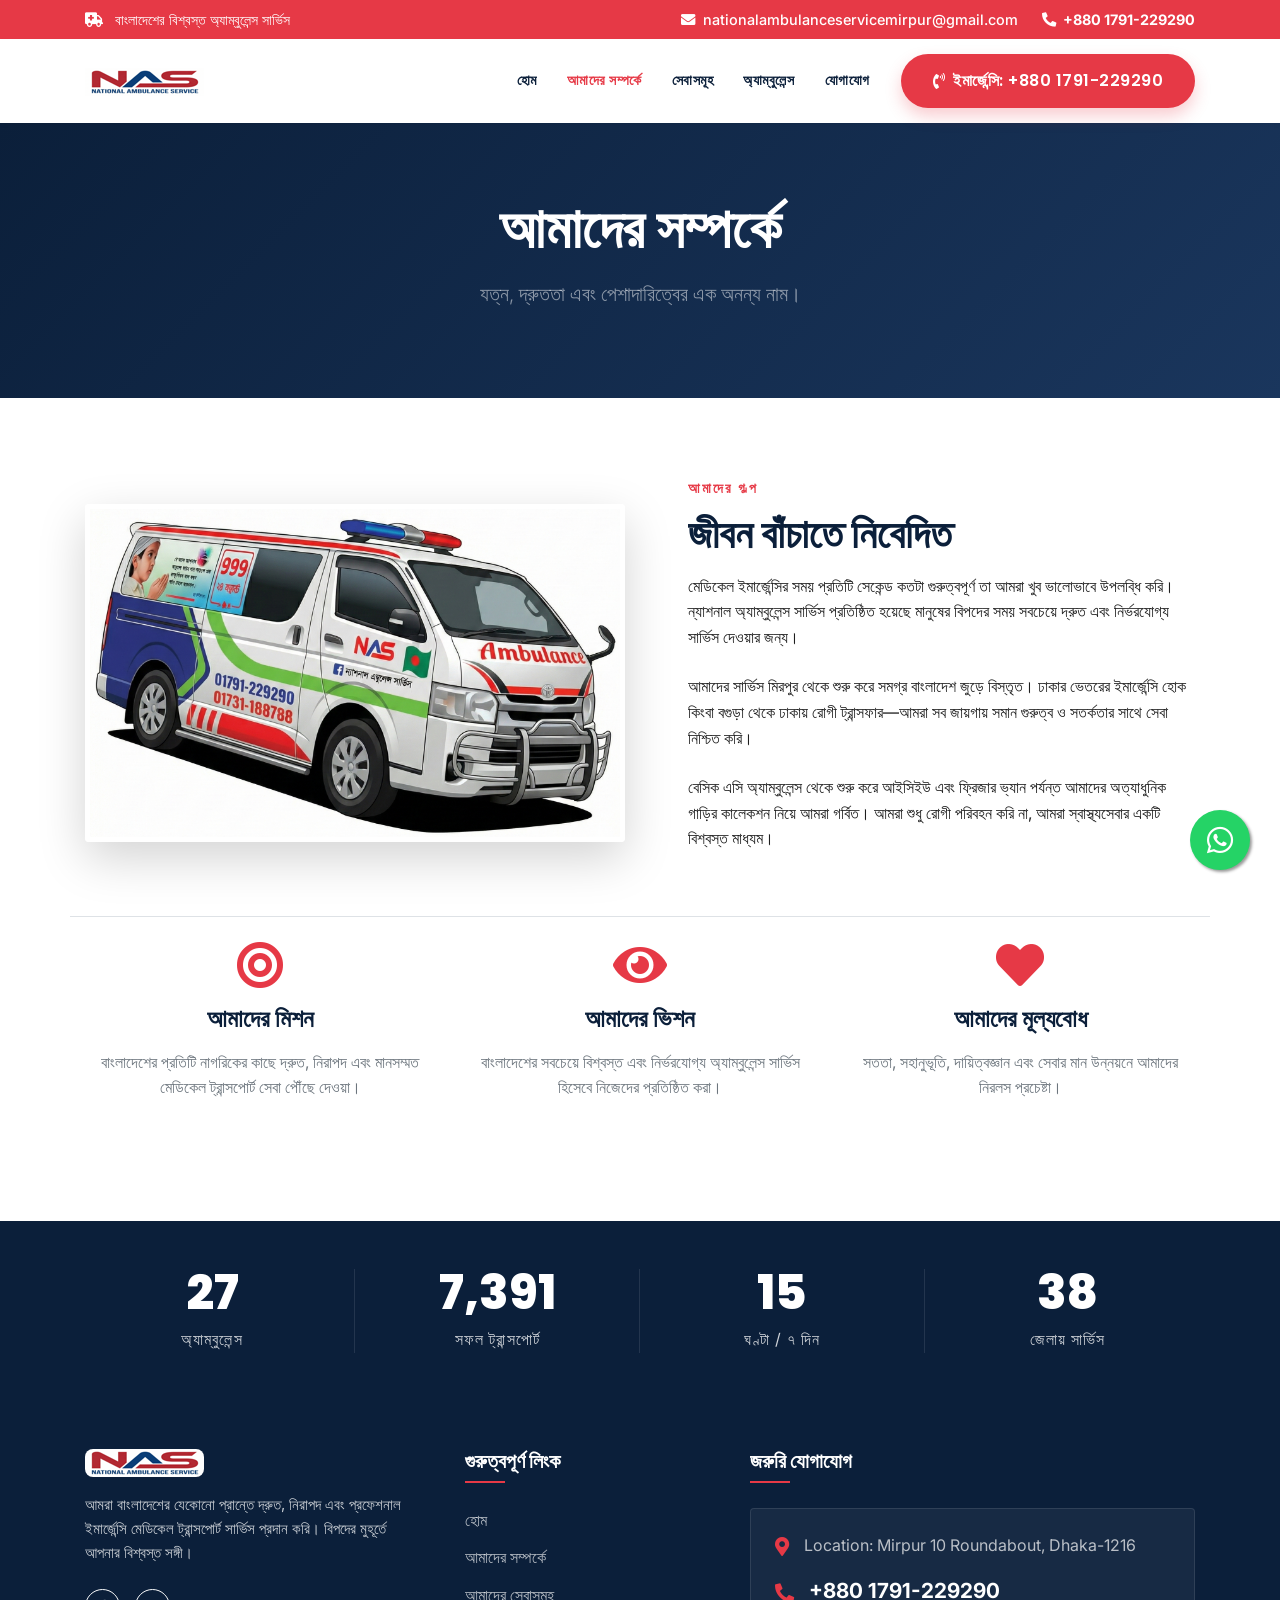
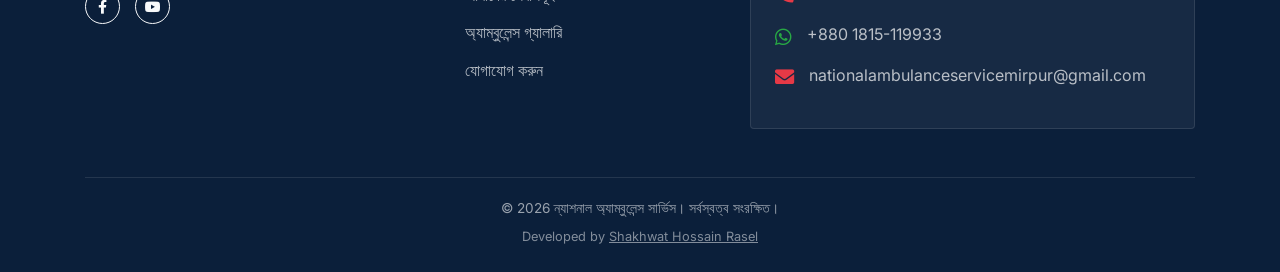
<file: about.html>
<!doctype html>
<html lang="en">
<head>
    <!-- Required meta tags -->
    <meta charset="utf-8">
    <meta name="viewport" content="width=device-width, initial-scale=1, shrink-to-fit=no">
    
    <!-- SEO Meta Tags -->
    <title>About Us | National Ambulance Service</title>
    <meta name="description" content="Learn about National Ambulance Service, our mission to provide fast, reliable, and premium 24/7 medical transport in Dhaka, Bangladesh.">
    <meta name="keywords" content="about ambulance service, emergency ambulance dhaka, ICU ambulance service, 24/7 ambulance service">
    
    <link rel="icon" href="img/favicon_28x28.png">
    
    <!-- CSS Dependencies -->
    <link rel="stylesheet" href="css/bootstrap.min.css">
    <link rel="stylesheet" href="css/animate.css">
    <link rel="stylesheet" href="css/owl.carousel.min.css">
    <!-- FontAwesome from CDN -->
    <link rel="stylesheet" href="https://cdnjs.cloudflare.com/ajax/libs/font-awesome/5.15.4/css/all.min.css">
    <!-- AOS CSS -->
    <link href="https://unpkg.com/aos@2.3.1/dist/aos.css" rel="stylesheet">
    
    <!-- Premium Agency Custom CSS -->
    <link rel="stylesheet" href="css/premium.css">
    
    <!-- OpenGraph & SEO Tags -->
    <meta property="og:title" content="About Us | National Ambulance Service">
    <meta property="og:description" content="বাংলাদেশের বিশ্বস্ত অ্যাম্বুলেন্স সার্ভিস। ঢাকা সহ সারাদেশে যেকোনো ইমার্জেন্সিতে কল করুন: +880 1791-229290">
    <meta property="og:image" content="img/nas_banner.png">
    <meta property="og:type" content="website">
    
    <!-- JSON-LD LocalBusiness -->
    <script type="application/ld+json">
    {
      "@context": "https://schema.org",
      "@type": "LocalBusiness",
      "name": "National Ambulance Service",
      "image": "/img/nas_logo.png",
      "telephone": "+8801791229290",
      "email": "nationalambulanceservicemirpur@gmail.com",
      "address": {
        "@type": "PostalAddress",
        "streetAddress": "Mirpur 10 Roundabout",
        "addressLocality": "Dhaka",
        "postalCode": "1216",
        "addressCountry": "BD"
      },
      "priceRange": "Affordable",
      "openingHours": "Mo,Tu,We,Th,Fr,Sa,Su 00:00-23:59"
    }
    </script>
</head>

<body>
    <!-- 1. Emergency Top Bar -->
    <div class="top-bar d-none d-md-block">
        <div class="container">
            <div class="row align-items-center">
                <div class="col-md-6">
                    <i class="fas fa-ambulance mr-2"></i> বাংলাদেশের বিশ্বস্ত অ্যাম্বুলেন্স সার্ভিস
                </div>
                <div class="col-md-6 text-right">
                    <a href="mailto:nationalambulanceservicemirpur@gmail.com"><i class="fas fa-envelope mr-1"></i> nationalambulanceservicemirpur@gmail.com</a>
                    <a href="tel:+8801791229290"><strong><i class="fas fa-phone-alt mr-1"></i> +880 1791-229290</strong></a>
                </div>
            </div>
        </div>
    </div>

    <!-- 2. Main Header -->
    <header class="main_header">
        <div class="container">
            <nav class="navbar navbar-expand-lg navbar-light p-0">
                <a class="navbar-brand" href="index.html">
                    <img src="img/nas_logo.png" alt="National Ambulance Service Logo">
                </a>
                <button class="navbar-toggler" type="button" data-toggle="collapse" data-target="#navbarSupportedContent" aria-expanded="false" aria-label="Toggle navigation">
                    <span class="navbar-toggler-icon"></span>
                </button>

                <div class="collapse navbar-collapse justify-content-end" id="navbarSupportedContent">
                    <ul class="navbar-nav align-items-center">
                        <li class="nav-item"><a class="nav-link" href="index.html">হোম</a></li>
                        <li class="nav-item active"><a class="nav-link" href="about.html">আমাদের সম্পর্কে</a></li>
                        <li class="nav-item"><a class="nav-link" href="index.html#services">সেবাসমূহ</a></li>
                        <li class="nav-item"><a class="nav-link" href="index.html#fleet">অ্যাম্বুলেন্স</a></li>
                        <li class="nav-item"><a class="nav-link" href="contact.html">যোগাযোগ</a></li>
                        <li class="nav-item ml-lg-3 mt-3 mt-lg-0">
                            <a class="btn-premium btn-accent" href="tel:+8801791229290"><i class="fas fa-phone-volume"></i> ইমার্জেন্সি: +880 1791-229290</a>
                        </li>
                    </ul>
                </div>
            </nav>
        </div>
    </header>

    <!-- 3. Page Title / Breadcrumb -->
    <section class="bg-primary text-white text-center py-5" style="background: linear-gradient(135deg, var(--color-primary) 0%, #1a365d 100%);">
        <div class="container py-4">
            <h1 class="text-white display-4 font-weight-bold" data-aos="fade-up">আমাদের সম্পর্কে</h1>
            <p class="lead text-white-50" data-aos="fade-up" data-aos-delay="100">যত্ন, দ্রুততা এবং পেশাদারিত্বের এক অনন্য নাম।</p>
        </div>
    </section>

    <!-- 4. Deep About Section -->
    <section class="section-padding bg-white">
        <div class="container">
            <div class="row align-items-center mb-5">
                <div class="col-lg-6 mb-4 mb-lg-0" data-aos="fade-right">
                    <img src="img/blog1.png" alt="About National Ambulance Service" class="img-fluid rounded shadow-lg" style="border-radius: 12px; border: 5px solid #fff;">
                </div>
                <div class="col-lg-6 pl-lg-5" data-aos="fade-left">
                    <span class="section-subtitle">আমাদের গল্প</span>
                    <h2 class="section-title">জীবন বাঁচাতে নিবেদিত</h2>
                    <p class="mb-4">মেডিকেল ইমার্জেন্সির সময় প্রতিটি সেকেন্ড কতটা গুরুত্বপূর্ণ তা আমরা খুব ভালোভাবে উপলব্ধি করি। ন্যাশনাল অ্যাম্বুলেন্স সার্ভিস প্রতিষ্ঠিত হয়েছে মানুষের বিপদের সময় সবচেয়ে দ্রুত এবং নির্ভরযোগ্য সার্ভিস দেওয়ার জন্য।</p>
                    <p class="mb-4">আমাদের সার্ভিস মিরপুর থেকে শুরু করে সমগ্র বাংলাদেশ জুড়ে বিস্তৃত। ঢাকার ভেতরের ইমার্জেন্সি হোক কিংবা বগুড়া থেকে ঢাকায় রোগী ট্রান্সফার—আমরা সব জায়গায় সমান গুরুত্ব ও সতর্কতার সাথে সেবা নিশ্চিত করি।</p>
                    <p>বেসিক এসি অ্যাম্বুলেন্স থেকে শুরু করে আইসিইউ এবং ফ্রিজার ভ্যান পর্যন্ত আমাদের অত্যাধুনিক গাড়ির কালেকশন নিয়ে আমরা গর্বিত। আমরা শুধু রোগী পরিবহন করি না, আমরা স্বাস্থ্যসেবার একটি বিশ্বস্ত মাধ্যম।</p>
                </div>
            </div>
            
            <div class="row mt-5 pt-4 border-top">
                <div class="col-md-4 text-center mb-4" data-aos="fade-up" data-aos-delay="100">
                    <i class="fas fa-bullseye text-accent mb-3" style="font-size: 3rem;"></i>
                    <h4 class="font-weight-bold">আমাদের মিশন</h4>
                    <p class="text-muted">বাংলাদেশের প্রতিটি নাগরিকের কাছে দ্রুত, নিরাপদ এবং মানসম্মত মেডিকেল ট্রান্সপোর্ট সেবা পৌঁছে দেওয়া।</p>
                </div>
                <div class="col-md-4 text-center mb-4" data-aos="fade-up" data-aos-delay="200">
                    <i class="fas fa-eye text-accent mb-3" style="font-size: 3rem;"></i>
                    <h4 class="font-weight-bold">আমাদের ভিশন</h4>
                    <p class="text-muted">বাংলাদেশের সবচেয়ে বিশ্বস্ত এবং নির্ভরযোগ্য অ্যাম্বুলেন্স সার্ভিস হিসেবে নিজেদের প্রতিষ্ঠিত করা।</p>
                </div>
                <div class="col-md-4 text-center mb-4" data-aos="fade-up" data-aos-delay="300">
                    <i class="fas fa-heart text-accent mb-3" style="font-size: 3rem;"></i>
                    <h4 class="font-weight-bold">আমাদের মূল্যবোধ</h4>
                    <p class="text-muted">সততা, সহানুভূতি, দায়িত্বজ্ঞান এবং সেবার মান উন্নয়নে আমাদের নিরলস প্রচেষ্টা।</p>
                </div>
            </div>
        </div>
    </section>

    <!-- 5. Quick Stats Strip -->
    <section class="stats-section pb-5 pt-5">
        <div class="container">
            <div class="row">
                <div class="col-6 col-md-3 stat-item">
                    <div class="stat-number">45</div>
                    <div class="stat-label">অ্যাম্বুলেন্স</div>
                </div>
                <div class="col-6 col-md-3 stat-item">
                    <div class="stat-number">12500</div>
                    <div class="stat-label">সফল ট্রান্সপোর্ট</div>
                </div>
                <div class="col-6 col-md-3 stat-item">
                    <div class="stat-number">24</div>
                    <div class="stat-label">ঘণ্টা / ৭ দিন</div>
                </div>
                <div class="col-6 col-md-3 stat-item">
                    <div class="stat-number">64</div>
                    <div class="stat-label">জেলায় সার্ভিস</div>
                </div>
            </div>
        </div>
    </section>

    <!-- 6. Footer -->
    <footer class="premium-footer pt-5 pb-4">
        <div class="container">
            <div class="row">
                <div class="col-lg-4 col-md-6 mb-5 text-center text-md-left">
                    <img src="img/nas_logo.png" alt="Logo" class="mb-3" style="max-height: 60px; border-radius: 8px;">
                    <p class="mb-4 pr-lg-4 text-light" style="opacity: 0.8; font-size: 0.95rem;">আমরা বাংলাদেশের যেকোনো প্রান্তে দ্রুত, নিরাপদ এবং প্রফেশনাল ইমার্জেন্সি মেডিকেল ট্রান্সপোর্ট সার্ভিস প্রদান করি। বিপদের মুহূর্তে আপনার বিশ্বস্ত সঙ্গী।</p>
                    <div class="d-flex justify-content-center justify-content-md-start" style="gap: 15px;">
                        <a href="https://www.facebook.com/profile.php?id=100094407620462" class="btn btn-sm btn-outline-light rounded-circle" style="width: 35px; height: 35px; padding: 6px;"><i class="fab fa-facebook-f"></i></a>
                        <a href="https://www.youtube.com/@%E0%A6%8F%E0%A7%8D%E0%A6%AF%E0%A6%BE%E0%A6%AE%E0%A7%8D%E0%A6%AC%E0%A7%81%E0%A6%B2%E0%A7%87%E0%A6%A8%E0%A7%8D%E0%A6%B8-%E0%A6%B8%E0%A6%BE%E0%A6%B0%E0%A7%8D%E0%A6%AD%E0%A6%BF%E0%A6%B8-%E0%A6%A2%E0%A6%BE%E0%A6%95%E0%A6%BE" class="btn btn-sm btn-outline-light rounded-circle" style="width: 35px; height: 35px; padding: 6px;"><i class="fab fa-youtube"></i></a>
                    </div>
                </div>
                
                <div class="col-lg-3 col-md-6 mb-5 footer-widget text-center text-md-left" data-aos="fade-up" data-aos-delay="100">
                    <h4>গুরুত্বপূর্ণ লিংক</h4>
                    <ul class="footer-links" style="display: inline-block; text-align: left;">
                        <li><a href="index.html">হোম</a></li>
                        <li><a href="about.html">আমাদের সম্পর্কে</a></li>
                        <li><a href="index.html#services">আমাদের সেবাসমূহ</a></li>
                        <li><a href="index.html#fleet">অ্যাম্বুলেন্স গ্যালারি</a></li>
                        <li><a href="contact.html">যোগাযোগ করুন</a></li>
                    </ul>
                </div>
                
                <div class="col-lg-5 col-md-12 mb-4 footer-widget" data-aos="fade-up" data-aos-delay="200">
                    <h4 class="text-center text-lg-left">জরুরি যোগাযোগ</h4>
                    <div class="p-3 p-md-4 rounded border" style="background: rgba(255,255,255,0.05); border-color: rgba(255,255,255,0.1) !important;">
                        <ul class="list-unstyled footer-contact m-0">
                            <li>
                                <i class="fas fa-map-marker-alt mt-1 text-accent"></i> 
                                <span>Location: Mirpur 10 Roundabout, Dhaka-1216</span>
                            </li>
                            <li class="align-items-center mt-3">
                                <i class="fas fa-phone-alt text-accent"></i> 
                                <span style="font-size: 1.3rem; font-weight: bold; color: var(--color-white);">+880 1791-229290</span>
                            </li>
                            <li class="align-items-center mt-2">
                                <i class="fab fa-whatsapp text-success"></i> 
                                <span>+880 1815-119933</span>
                            </li>
                            <li class="mt-2">
                                <i class="fas fa-envelope mt-1 text-accent"></i> 
                                <span>nationalambulanceservicemirpur@gmail.com</span>
                            </li>
                        </ul>
                    </div>
                </div>
            </div>
            
            <div class="footer-bottom text-center mt-4 border-top" style="border-color: rgba(255,255,255,0.1) !important; padding-top: 20px;">
                <p class="m-0 text-light" style="opacity: 0.6; font-size: 0.85rem;">&copy; <script>document.write(new Date().getFullYear());</script> ন্যাশনাল অ্যাম্বুলেন্স সার্ভিস। সর্বস্বত্ব সংরক্ষিত।</p>
                <p class="m-0 mt-2 text-light" style="opacity: 0.5; font-size: 0.8rem;">Developed by <a href="https://shakhwatrasel.vercel.app" target="_blank" class="text-light" style="text-decoration: underline;">Shakhwat Hossain Rasel</a></p>
            </div>
        </div>
    </footer>

    <!-- 7. Floating Action Buttons -->
    <a href="https://wa.me/8801815119933?text=I%20need%20an%20ambulance%20urgently" class="floating-whatsapp" target="_blank" title="Chat on WhatsApp">
        <i class="fab fa-whatsapp"></i>
    </a>

    <!-- 8. Mobile Bottom Emergency Bar -->
    <div class="mobile-bottom-bar d-md-none">
        <div class="row">
            <div class="col-6">
                <a href="tel:+8801791229290" class="btn btn-accent"><i class="fas fa-phone-alt mr-1"></i> Call Now</a>
            </div>
            <div class="col-6">
                <a href="https://wa.me/8801815119933?text=I%20need%20an%20ambulance" class="btn btn-whatsapp"><i class="fab fa-whatsapp mr-1"></i> WhatsApp</a>
            </div>
        </div>
    </div>

    <!-- Scripts -->
    <script src="js/jquery-1.12.1.min.js"></script>
    <script src="js/popper.min.js"></script>
    <script src="js/bootstrap.min.js"></script>
    <!-- AOS Library -->
    <script src="https://unpkg.com/aos@2.3.1/dist/aos.js"></script>
    <!-- Custom Premium JS -->
    <script src="js/premium.js"></script>
</body>
</html>
</file>
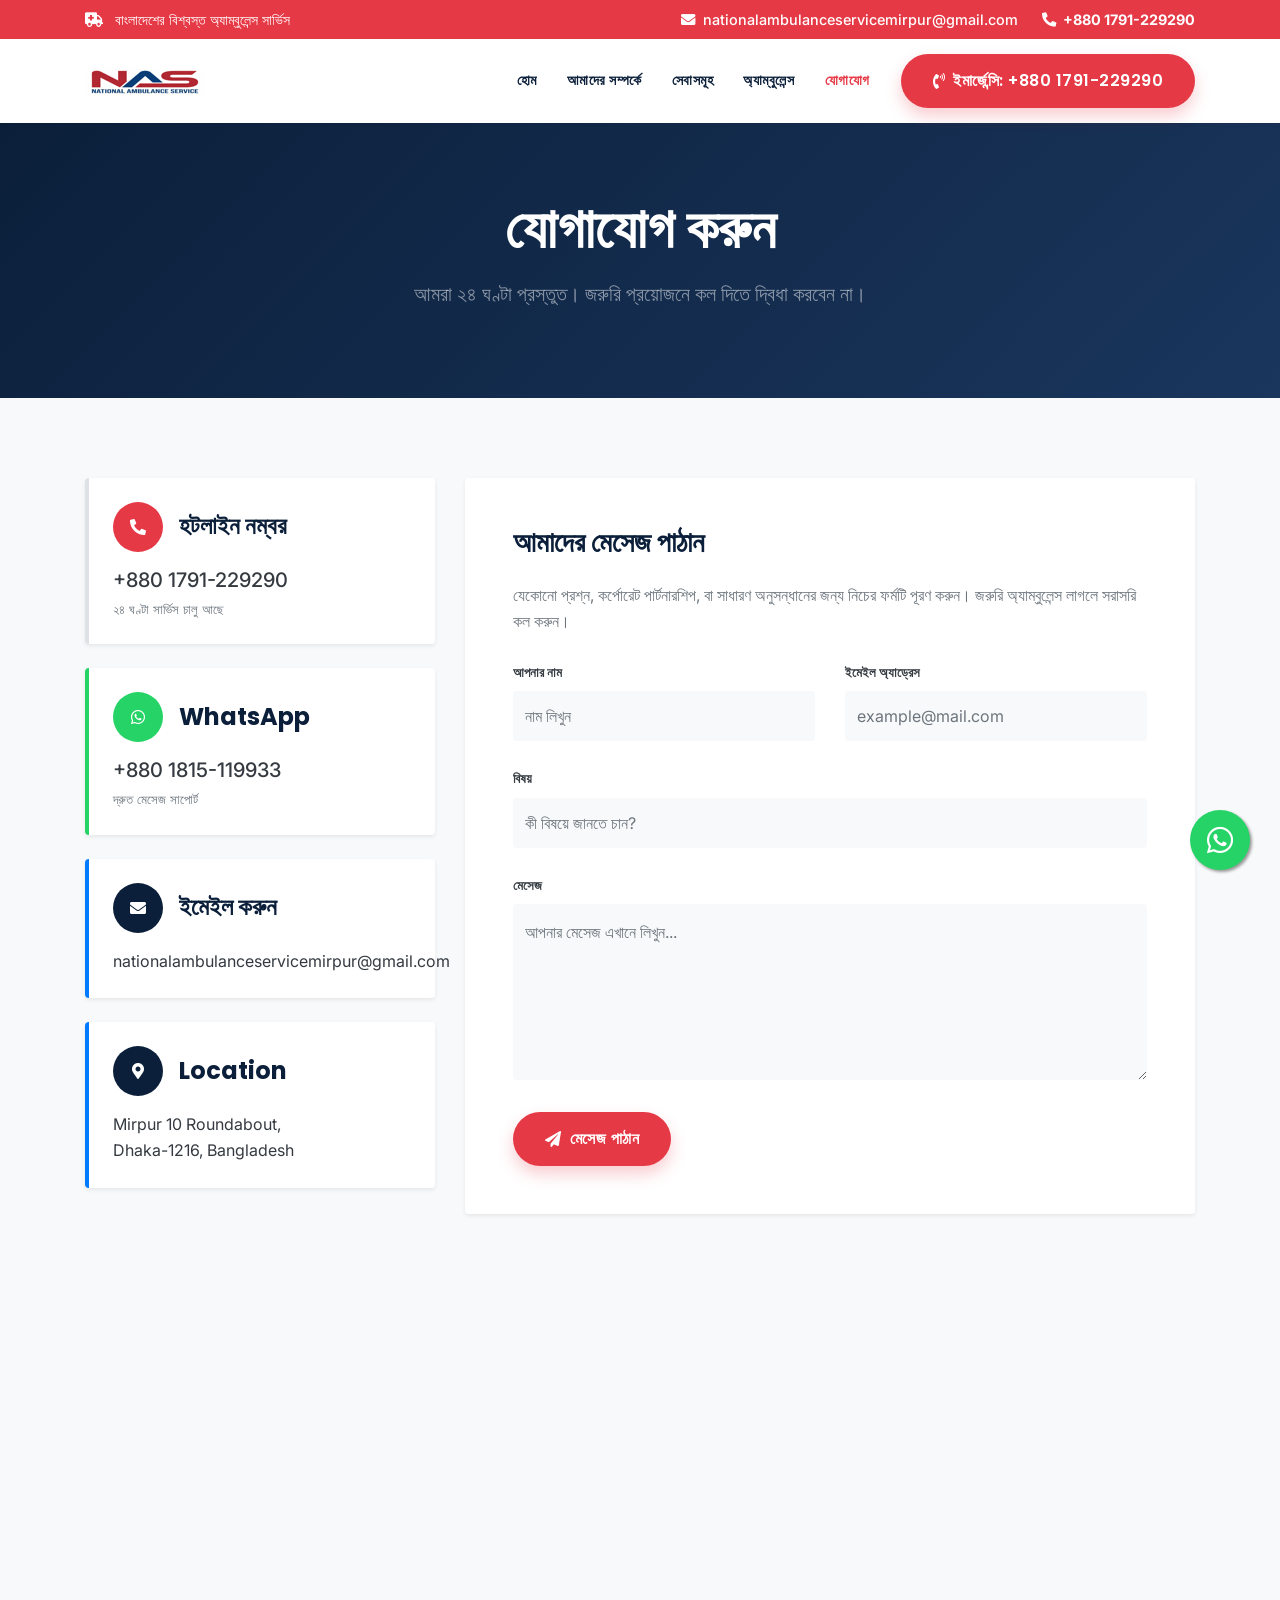
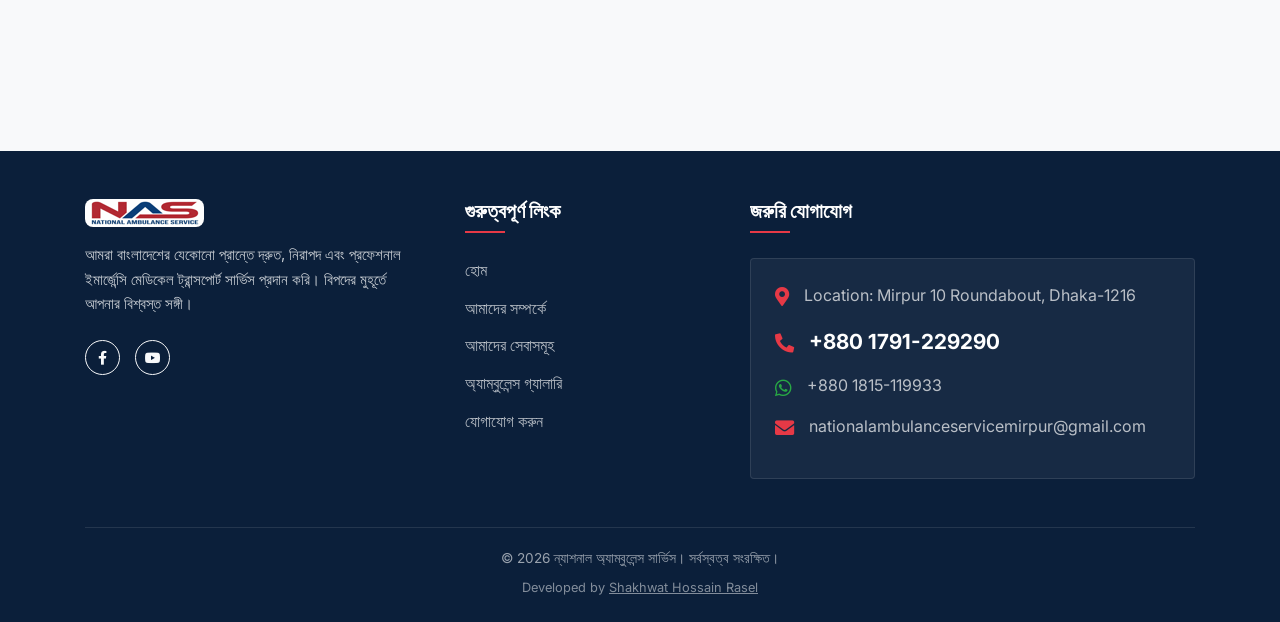
<file: contact.html>
<!doctype html>
<html lang="en">
<head>
    <!-- Required meta tags -->
    <meta charset="utf-8">
    <meta name="viewport" content="width=device-width, initial-scale=1, shrink-to-fit=no">
    
    <!-- SEO Meta Tags -->
    <title>Contact Us | National Ambulance Service</title>
    <meta name="description" content="Contact National Ambulance Service in Dhaka. Fast 24/7 emergency response. Call +8801791229290 or message us on WhatsApp for immediate support.">
    <meta name="keywords" content="contact ambulance dhaka, ambulance phone number, emergency hotline dhaka">
    
    <link rel="icon" href="img/favicon_28x28.png">
    
    <!-- CSS Dependencies -->
    <link rel="stylesheet" href="css/bootstrap.min.css">
    <link rel="stylesheet" href="css/animate.css">
    <!-- FontAwesome from CDN -->
    <link rel="stylesheet" href="https://cdnjs.cloudflare.com/ajax/libs/font-awesome/5.15.4/css/all.min.css">
    <!-- AOS CSS -->
    <link href="https://unpkg.com/aos@2.3.1/dist/aos.css" rel="stylesheet">
    
    <!-- Premium Agency Custom CSS -->
    <link rel="stylesheet" href="css/premium.css">
    
    <!-- OpenGraph & SEO Tags -->
    <meta property="og:title" content="Contact | National Ambulance Service">
    <meta property="og:description" content="বাংলাদেশের বিশ্বস্ত অ্যাম্বুলেন্স সার্ভিস। ঢাকা সহ সারাদেশে যেকোনো ইমার্জেন্সিতে কল করুন: +880 1791-229290">
    <meta property="og:image" content="img/nas_banner.png">
    <meta property="og:type" content="website">
    
    <!-- JSON-LD LocalBusiness -->
    <script type="application/ld+json">
    {
      "@context": "https://schema.org",
      "@type": "LocalBusiness",
      "name": "National Ambulance Service",
      "image": "/img/nas_logo.png",
      "telephone": "+8801791229290",
      "email": "nationalambulanceservicemirpur@gmail.com",
      "address": {
        "@type": "PostalAddress",
        "streetAddress": "Mirpur 10 Roundabout",
        "addressLocality": "Dhaka",
        "postalCode": "1216",
        "addressCountry": "BD"
      },
      "priceRange": "Affordable",
      "openingHours": "Mo,Tu,We,Th,Fr,Sa,Su 00:00-23:59"
    }
    </script>
</head>

<body>
    <!-- 1. Emergency Top Bar -->
    <div class="top-bar d-none d-md-block">
        <div class="container">
            <div class="row align-items-center">
                <div class="col-md-6">
                    <i class="fas fa-ambulance mr-2"></i> বাংলাদেশের বিশ্বস্ত অ্যাম্বুলেন্স সার্ভিস
                </div>
                <div class="col-md-6 text-right">
                    <a href="mailto:nationalambulanceservicemirpur@gmail.com"><i class="fas fa-envelope mr-1"></i> nationalambulanceservicemirpur@gmail.com</a>
                    <a href="tel:+8801791229290"><strong><i class="fas fa-phone-alt mr-1"></i> +880 1791-229290</strong></a>
                </div>
            </div>
        </div>
    </div>

    <!-- 2. Main Header -->
    <header class="main_header">
        <div class="container">
            <nav class="navbar navbar-expand-lg navbar-light p-0">
                <a class="navbar-brand" href="index.html">
                    <img src="img/nas_logo.png" alt="National Ambulance Service Logo">
                </a>
                <button class="navbar-toggler" type="button" data-toggle="collapse" data-target="#navbarSupportedContent" aria-expanded="false" aria-label="Toggle navigation">
                    <span class="navbar-toggler-icon"></span>
                </button>

                <div class="collapse navbar-collapse justify-content-end" id="navbarSupportedContent">
                    <ul class="navbar-nav align-items-center">
                        <li class="nav-item"><a class="nav-link" href="index.html">হোম</a></li>
                        <li class="nav-item"><a class="nav-link" href="about.html">আমাদের সম্পর্কে</a></li>
                        <li class="nav-item"><a class="nav-link" href="index.html#services">সেবাসমূহ</a></li>
                        <li class="nav-item"><a class="nav-link" href="index.html#fleet">অ্যাম্বুলেন্স</a></li>
                        <li class="nav-item active"><a class="nav-link" href="contact.html">যোগাযোগ</a></li>
                        <li class="nav-item ml-lg-3 mt-3 mt-lg-0">
                            <a class="btn-premium btn-accent" href="tel:+8801791229290"><i class="fas fa-phone-volume"></i> ইমার্জেন্সি: +880 1791-229290</a>
                        </li>
                    </ul>
                </div>
            </nav>
        </div>
    </header>

    <!-- 3. Page Title / Breadcrumb -->
    <section class="bg-primary text-white text-center py-5" style="background: linear-gradient(135deg, var(--color-primary) 0%, #1a365d 100%);">
        <div class="container py-4">
            <h1 class="text-white display-4 font-weight-bold" data-aos="fade-up">যোগাযোগ করুন</h1>
            <p class="lead text-white-50" data-aos="fade-up" data-aos-delay="100">আমরা ২৪ ঘণ্টা প্রস্তুত। জরুরি প্রয়োজনে কল দিতে দ্বিধা করবেন না।</p>
        </div>
    </section>

    <!-- 4. Contact Section -->
    <section class="section-padding bg-light">
        <div class="container">
            <div class="row">
                <!-- Contact Info Cards -->
                <div class="col-lg-4 mb-5 mb-lg-0">
                    <div class="bg-white p-4 rounded shadow-sm mb-4 border-left border-accent" style="border-left-width: 4px !important;" data-aos="fade-up">
                        <div class="d-flex align-items-center mb-3">
                            <div class="bg-accent rounded-circle d-flex align-items-center justify-content-center text-white mr-3" style="width: 50px; height: 50px;">
                                <i class="fas fa-phone-alt"></i>
                            </div>
                            <h4 class="mb-0 font-weight-bold">হটলাইন নম্বর</h4>
                        </div>
                        <a href="tel:+8801791229290" class="d-block text-dark h5 mb-0">+880 1791-229290</a>
                        <p class="text-muted small mt-2 mb-0">২৪ ঘণ্টা সার্ভিস চালু আছে</p>
                    </div>
                    
                    <div class="bg-white p-4 rounded shadow-sm mb-4 border-left" style="border-left-width: 4px !important; border-color: #25D366 !important;" data-aos="fade-up" data-aos-delay="100">
                        <div class="d-flex align-items-center mb-3">
                            <div class="rounded-circle d-flex align-items-center justify-content-center text-white mr-3" style="width: 50px; height: 50px; background-color: #25D366;">
                                <i class="fab fa-whatsapp"></i>
                            </div>
                            <h4 class="mb-0 font-weight-bold">WhatsApp</h4>
                        </div>
                        <a href="https://wa.me/8801815119933" class="d-block text-dark h5 mb-0">+880 1815-119933</a>
                        <p class="text-muted small mt-2 mb-0">দ্রুত মেসেজ সাপোর্ট</p>
                    </div>

                    <div class="bg-white p-4 rounded shadow-sm mb-4 border-left border-primary" style="border-left-width: 4px !important;" data-aos="fade-up" data-aos-delay="200">
                        <div class="d-flex align-items-center mb-3">
                            <div class="bg-primary rounded-circle d-flex align-items-center justify-content-center text-white mr-3" style="width: 50px; height: 50px;">
                                <i class="fas fa-envelope"></i>
                            </div>
                            <h4 class="mb-0 font-weight-bold">ইমেইল করুন</h4>
                        </div>
                        <a href="mailto:nationalambulanceservicemirpur@gmail.com" class="d-block text-dark">nationalambulanceservicemirpur@gmail.com</a>
                    </div>
                    
                    <div class="bg-white p-4 rounded shadow-sm border-left border-primary" style="border-left-width: 4px !important;" data-aos="fade-up" data-aos-delay="300">
                        <div class="d-flex align-items-center mb-3">
                            <div class="bg-primary rounded-circle d-flex align-items-center justify-content-center text-white mr-3" style="width: 50px; height: 50px;">
                                <i class="fas fa-map-marker-alt"></i>
                            </div>
                            <h4 class="mb-0 font-weight-bold">Location</h4>
                        </div>
                        <p class="text-dark mb-0">Mirpur 10 Roundabout,<br>Dhaka-1216, Bangladesh</p>
                    </div>
                </div>
                
                <!-- Contact Form -->
                <div class="col-lg-8" data-aos="fade-left">
                    <div class="bg-white p-5 rounded shadow-sm h-100">
                        <h3 class="font-weight-bold mb-4">আমাদের মেসেজ পাঠান</h3>
                        <p class="text-muted mb-4">যেকোনো প্রশ্ন, কর্পোরেট পার্টনারশিপ, বা সাধারণ অনুসন্ধানের জন্য নিচের ফর্মটি পূরণ করুন। জরুরি অ্যাম্বুলেন্স লাগলে সরাসরি কল করুন।</p>
                        
                        <form class="form-contact" action="contact_process.php" method="post" id="contactForm">
                            <div class="row">
                                <div class="col-md-6 form-group mb-4">
                                    <label class="font-weight-bold text-dark text-uppercase small">আপনার নাম</label>
                                    <input class="form-control bg-light border-0" name="name" id="name" type="text" placeholder="নাম লিখুন" required style="height: 50px;">
                                </div>
                                <div class="col-md-6 form-group mb-4">
                                    <label class="font-weight-bold text-dark text-uppercase small">ইমেইল অ্যাড্রেস</label>
                                    <input class="form-control bg-light border-0" name="email" id="email" type="email" placeholder="example@mail.com" required style="height: 50px;">
                                </div>
                                <div class="col-12 form-group mb-4">
                                    <label class="font-weight-bold text-dark text-uppercase small">বিষয়</label>
                                    <input class="form-control bg-light border-0" name="subject" id="subject" type="text" placeholder="কী বিষয়ে জানতে চান?" required style="height: 50px;">
                                </div>
                                <div class="col-12 form-group mb-4">
                                    <label class="font-weight-bold text-dark text-uppercase small">মেসেজ</label>
                                    <textarea class="form-control bg-light border-0 py-3" name="message" id="message" cols="30" rows="6" placeholder="আপনার মেসেজ এখানে লিখুন..." required></textarea>
                                </div>
                                <div class="col-12 mt-2">
                                    <button type="submit" class="btn-premium btn-accent">
                                        <i class="fas fa-paper-plane"></i> মেসেজ পাঠান
                                    </button>
                                </div>
                            </div>
                        </form>
                    </div>
                </div>
            </div>
        </div>
    </section>

    <!-- 5. Map Section -->
    <section class="p-0">
        <!-- Embedded Google Map for Mirpur 10 Roundabout -->
        <iframe src="https://www.google.com/maps/embed?pb=!1m18!1m12!1m3!1d14599.645062973163!2d90.36622432924194!3d23.80582531649666!2m3!1f0!2f0!3f0!3m2!1i1024!2i768!4f13.1!3m3!1m2!1s0x3755c0d6f6b8c2ff%3A0x3b138861ee9c8c30!2sMirpur%2010%20Roundabout!5e0!3m2!1sen!2sbd!4v1714561234567!5m2!1sen!2sbd" width="100%" height="450" style="border:0;" allowfullscreen="" loading="lazy" referrerpolicy="no-referrer-when-downgrade"></iframe>
    </section>

    <!-- 6. Footer -->
    <footer class="premium-footer pt-5 pb-4 mt-0">
        <div class="container">
            <div class="row">
                <div class="col-lg-4 col-md-6 mb-5 text-center text-md-left">
                    <img src="img/nas_logo.png" alt="Logo" class="mb-3" style="max-height: 60px; border-radius: 8px;">
                    <p class="mb-4 pr-lg-4 text-light" style="opacity: 0.8; font-size: 0.95rem;">আমরা বাংলাদেশের যেকোনো প্রান্তে দ্রুত, নিরাপদ এবং প্রফেশনাল ইমার্জেন্সি মেডিকেল ট্রান্সপোর্ট সার্ভিস প্রদান করি। বিপদের মুহূর্তে আপনার বিশ্বস্ত সঙ্গী।</p>
                    <div class="d-flex justify-content-center justify-content-md-start" style="gap: 15px;">
                        <a href="https://www.facebook.com/profile.php?id=100094407620462" class="btn btn-sm btn-outline-light rounded-circle" style="width: 35px; height: 35px; padding: 6px;"><i class="fab fa-facebook-f"></i></a>
                        <a href="https://www.youtube.com/@%E0%A6%8F%E0%A7%8D%E0%A6%AF%E0%A6%BE%E0%A6%AE%E0%A7%8D%E0%A6%AC%E0%A7%81%E0%A6%B2%E0%A7%87%E0%A6%A8%E0%A7%8D%E0%A6%B8-%E0%A6%B8%E0%A6%BE%E0%A6%B0%E0%A7%8D%E0%A6%AD%E0%A6%BF%E0%A6%B8-%E0%A6%A2%E0%A6%BE%E0%A6%95%E0%A6%BE" class="btn btn-sm btn-outline-light rounded-circle" style="width: 35px; height: 35px; padding: 6px;"><i class="fab fa-youtube"></i></a>
                    </div>
                </div>
                
                <div class="col-lg-3 col-md-6 mb-5 footer-widget text-center text-md-left" data-aos="fade-up" data-aos-delay="100">
                    <h4>গুরুত্বপূর্ণ লিংক</h4>
                    <ul class="footer-links" style="display: inline-block; text-align: left;">
                        <li><a href="index.html">হোম</a></li>
                        <li><a href="about.html">আমাদের সম্পর্কে</a></li>
                        <li><a href="index.html#services">আমাদের সেবাসমূহ</a></li>
                        <li><a href="index.html#fleet">অ্যাম্বুলেন্স গ্যালারি</a></li>
                        <li><a href="contact.html">যোগাযোগ করুন</a></li>
                    </ul>
                </div>
                
                <div class="col-lg-5 col-md-12 mb-4 footer-widget" data-aos="fade-up" data-aos-delay="200">
                    <h4 class="text-center text-lg-left">জরুরি যোগাযোগ</h4>
                    <div class="p-3 p-md-4 rounded border" style="background: rgba(255,255,255,0.05); border-color: rgba(255,255,255,0.1) !important;">
                        <ul class="list-unstyled footer-contact m-0">
                            <li>
                                <i class="fas fa-map-marker-alt mt-1 text-accent"></i> 
                                <span>Location: Mirpur 10 Roundabout, Dhaka-1216</span>
                            </li>
                            <li class="align-items-center mt-3">
                                <i class="fas fa-phone-alt text-accent"></i> 
                                <span style="font-size: 1.3rem; font-weight: bold; color: var(--color-white);">+880 1791-229290</span>
                            </li>
                            <li class="align-items-center mt-2">
                                <i class="fab fa-whatsapp text-success"></i> 
                                <span>+880 1815-119933</span>
                            </li>
                            <li class="mt-2">
                                <i class="fas fa-envelope mt-1 text-accent"></i> 
                                <span>nationalambulanceservicemirpur@gmail.com</span>
                            </li>
                        </ul>
                    </div>
                </div>
            </div>
            
            <div class="footer-bottom text-center mt-4 border-top" style="border-color: rgba(255,255,255,0.1) !important; padding-top: 20px;">
                <p class="m-0 text-light" style="opacity: 0.6; font-size: 0.85rem;">&copy; <script>document.write(new Date().getFullYear());</script> ন্যাশনাল অ্যাম্বুলেন্স সার্ভিস। সর্বস্বত্ব সংরক্ষিত।</p>
                <p class="m-0 mt-2 text-light" style="opacity: 0.5; font-size: 0.8rem;">Developed by <a href="https://shakhwatrasel.vercel.app" target="_blank" class="text-light" style="text-decoration: underline;">Shakhwat Hossain Rasel</a></p>
            </div>
        </div>
    </footer>

    <!-- 7. Floating Action Buttons -->
    <a href="https://wa.me/8801815119933?text=I%20need%20an%20ambulance%20urgently" class="floating-whatsapp" target="_blank" title="Chat on WhatsApp">
        <i class="fab fa-whatsapp"></i>
    </a>

    <!-- 8. Mobile Bottom Emergency Bar -->
    <div class="mobile-bottom-bar d-md-none">
        <div class="row">
            <div class="col-6">
                <a href="tel:+8801791229290" class="btn btn-accent"><i class="fas fa-phone-alt mr-1"></i> Call Now</a>
            </div>
            <div class="col-6">
                <a href="https://wa.me/8801815119933?text=I%20need%20an%20ambulance" class="btn btn-whatsapp"><i class="fab fa-whatsapp mr-1"></i> WhatsApp</a>
            </div>
        </div>
    </div>

    <!-- Scripts -->
    <script src="js/jquery-1.12.1.min.js"></script>
    <script src="js/popper.min.js"></script>
    <script src="js/bootstrap.min.js"></script>
    <!-- AOS Library -->
    <script src="https://unpkg.com/aos@2.3.1/dist/aos.js"></script>
    <!-- Custom Premium JS -->
    <script src="js/premium.js"></script>
</body>
</html>
</file>
<file: css/premium.css>
/* ==========================================================================
   Premium Ambulance Service CSS
   ========================================================================== */

@import url('https://fonts.googleapis.com/css2?family=Inter:wght@300;400;500;600;700&family=Poppins:wght@400;500;600;700;800&display=swap');

:root {
  /* Colors */
  --color-primary: #0B1F3A; /* Deep Navy - Trust */
  --color-accent: #E63946; /* Red - Urgency/Emergency */
  --color-success: #2A9D8F; /* Green - Care/Success */
  --color-light: #F8F9FA; 
  --color-white: #FFFFFF;
  --color-dark: #1D1D1D;
  --color-text-muted: #6C757D;
  --color-border: #E9ECEF;
  
  /* Typography */
  --font-body: 'Inter', sans-serif;
  --font-heading: 'Poppins', sans-serif;
  
  /* Shadows */
  --shadow-sm: 0 2px 4px rgba(0,0,0,0.05);
  --shadow-md: 0 4px 12px rgba(0,0,0,0.08);
  --shadow-lg: 0 12px 24px rgba(0,0,0,0.12);
  --shadow-red: 0 8px 16px rgba(230, 57, 70, 0.25);
  
  /* Transitions */
  --transition-fast: 0.2s ease;
  --transition-normal: 0.3s ease;
  
  /* Spacing */
  --section-padding: 80px 0;
}

body {
  font-family: var(--font-body);
  color: var(--color-dark);
  line-height: 1.6;
  background-color: var(--color-light);
  overflow-x: hidden;
}

h1, h2, h3, h4, h5, h6 {
  font-family: var(--font-heading);
  font-weight: 700;
  color: var(--color-primary);
  margin-bottom: 1rem;
}

a {
  color: var(--color-accent);
  transition: var(--transition-fast);
}

a:hover {
  text-decoration: none;
  color: var(--color-primary);
}

/* ==========================================================================
   Utilities
   ========================================================================== */
.section-padding { padding: var(--section-padding); }
.bg-light { background-color: var(--color-light) !important; }
.bg-white { background-color: var(--color-white) !important; }
.bg-primary { background-color: var(--color-primary) !important; }
.bg-accent { background-color: var(--color-accent) !important; }

.text-primary { color: var(--color-primary) !important; }
.text-accent { color: var(--color-accent) !important; }

.section-title {
  font-size: 2.5rem;
  font-weight: 800;
  margin-bottom: 1rem;
  color: var(--color-primary);
}

.section-subtitle {
  color: var(--color-accent);
  font-weight: 600;
  text-transform: uppercase;
  letter-spacing: 2px;
  font-size: 0.85rem;
  display: block;
  margin-bottom: 10px;
}

/* ==========================================================================
   Buttons
   ========================================================================== */
.btn-premium {
  display: inline-flex;
  align-items: center;
  justify-content: center;
  padding: 14px 32px;
  font-family: var(--font-heading);
  font-weight: 600;
  border-radius: 50px;
  text-transform: uppercase;
  letter-spacing: 0.5px;
  transition: var(--transition-normal);
  border: none;
  cursor: pointer;
  position: relative;
  overflow: hidden;
}

.btn-premium i {
  margin-right: 8px;
}

.btn-accent {
  background-color: var(--color-accent);
  color: var(--color-white);
  box-shadow: var(--shadow-red);
}

.btn-accent:hover {
  background-color: #d62828; /* Darker red */
  color: var(--color-white);
  transform: translateY(-2px);
  box-shadow: 0 12px 20px rgba(230, 57, 70, 0.3);
}

.btn-primary-dark {
  background-color: var(--color-primary);
  color: var(--color-white);
}

.btn-primary-dark:hover {
  background-color: #081628;
  color: var(--color-white);
  transform: translateY(-2px);
  box-shadow: var(--shadow-md);
}

.btn-whatsapp {
  background-color: #25D366;
  color: var(--color-white);
}

.btn-whatsapp:hover {
  background-color: #128C7E;
  color: var(--color-white);
  transform: translateY(-2px);
  box-shadow: 0 12px 20px rgba(37, 211, 102, 0.3);
}

.btn-outline-primary {
  background-color: transparent;
  color: var(--color-primary);
  border: 2px solid var(--color-primary);
}

.btn-outline-primary:hover {
  background-color: var(--color-primary);
  color: var(--color-white);
}

/* ==========================================================================
   Header & Top Bar
   ========================================================================== */
.top-bar {
  background-color: var(--color-accent);
  color: var(--color-white);
  padding: 8px 0;
  font-size: 0.9rem;
  font-weight: 500;
}

.top-bar a {
  color: var(--color-white);
  margin-left: 20px;
}

.main_header {
  background: var(--color-white);
  box-shadow: var(--shadow-sm);
  position: sticky;
  top: 0;
  z-index: 1000;
  transition: var(--transition-normal);
  padding: 15px 0;
}

.main_header.scrolled {
  box-shadow: var(--shadow-md);
  padding: 8px 0;
}

.navbar-brand img {
  max-height: 60px;
  transition: var(--transition-normal);
}

.nav-link {
  font-family: var(--font-heading);
  font-weight: 600;
  color: var(--color-primary) !important;
  text-transform: uppercase;
  font-size: 0.9rem;
  letter-spacing: 0.5px;
  padding: 10px 15px !important;
  transition: var(--transition-fast);
}

.nav-link:hover, .nav-item.active .nav-link {
  color: var(--color-accent) !important;
}

/* ==========================================================================
   Hero Section
   ========================================================================== */
.hero-section {
  background-color: var(--color-light);
  padding: 120px 0 100px;
  position: relative;
  overflow: hidden;
}

.hero-content h1 {
  font-size: 3.5rem;
  font-weight: 800;
  line-height: 1.2;
  margin-bottom: 20px;
  color: var(--color-primary);
}

.hero-content p {
  font-size: 1.15rem;
  color: var(--color-text-muted);
  margin-bottom: 40px;
  max-width: 600px;
}

.trust-badges {
  display: flex;
  gap: 20px;
  margin-top: 40px;
}

.trust-badge {
  display: flex;
  align-items: center;
  background: var(--color-white);
  padding: 8px 16px;
  border-radius: 30px;
  box-shadow: var(--shadow-sm);
  font-size: 0.85rem;
  font-weight: 600;
  color: var(--color-primary);
}

.trust-badge i {
  color: var(--color-accent);
  margin-right: 8px;
  font-size: 1.1rem;
}

.hero-image {
  position: relative;
  border-radius: 20px;
  box-shadow: var(--shadow-lg);
  overflow: hidden;
}
.hero-image img { width: 100%; border-radius: 20px;}

/* ==========================================================================
   Stats Strip
   ========================================================================== */
.stats-section {
  background-color: var(--color-primary);
  padding: 60px 0;
  color: var(--color-white);
}

.stat-item {
  text-align: center;
  border-right: 1px solid rgba(255,255,255,0.1);
}
.stat-item:last-child { border-right: none; }

.stat-number {
  font-family: var(--font-heading);
  font-size: 3rem;
  font-weight: 800;
  line-height: 1;
  margin-bottom: 10px;
  color: var(--color-white);
}

.stat-label {
  font-size: 1rem;
  text-transform: uppercase;
  letter-spacing: 1px;
  opacity: 0.8;
}

@media (max-width: 768px) {
  .stat-number {
    font-size: 2.2rem;
  }
  .stat-label {
    font-size: 0.85rem;
    letter-spacing: 0.5px;
  }
  .stat-item {
    margin-bottom: 20px;
  }
  .stat-item:nth-child(2) {
    border-right: none;
  }
}

/* ==========================================================================
   Services
   ========================================================================== */
.service-card {
  background: var(--color-white);
  border-radius: 12px;
  padding: 40px 30px;
  text-align: center;
  box-shadow: var(--shadow-sm);
  transition: var(--transition-normal);
  height: 100%;
  border: 1px solid var(--color-border);
  position: relative;
  overflow: hidden;
}

.service-card::before {
  content: '';
  position: absolute;
  top: 0;
  left: 0;
  width: 100%;
  height: 4px;
  background: var(--color-accent);
  transform: scaleX(0);
  transition: var(--transition-normal);
  transform-origin: left;
}

.service-card:hover {
  transform: translateY(-10px);
  box-shadow: var(--shadow-md);
}

.service-card:hover::before {
  transform: scaleX(1);
}

.service-icon {
  width: 70px;
  height: 70px;
  background: rgba(230, 57, 70, 0.1);
  color: var(--color-accent);
  border-radius: 50%;
  display: flex;
  align-items: center;
  justify-content: center;
  font-size: 2rem;
  margin: 0 auto 20px;
  transition: var(--transition-normal);
}

.service-card:hover .service-icon {
  background: var(--color-accent);
  color: var(--color-white);
}

.service-card h3 {
  font-size: 1.25rem;
  margin-bottom: 15px;
}

.service-card p {
  color: var(--color-text-muted);
  font-size: 0.95rem;
  margin-bottom: 20px;
}

/* ==========================================================================
   Booking Form
   ========================================================================== */
.booking-section {
  background: url('../img/reservation_bg.png') center/cover;
  position: relative;
  border-radius: 20px;
  margin: -80px 15px 80px;
  box-shadow: var(--shadow-lg);
  overflow: hidden;
}

.booking-section::before {
  content: '';
  position: absolute;
  top: 0; left: 0; right: 0; bottom: 0;
  background: rgba(11, 31, 58, 0.9); /* Dark overlay */
}

.booking-wrapper {
  position: relative;
  z-index: 10;
  padding: 60px;
}

.booking-form .form-control {
  height: 55px;
  border-radius: 8px;
  border: 1px solid rgba(255,255,255,0.2);
  background: rgba(255,255,255,0.05);
  color: var(--color-white);
  padding-left: 20px;
}

.booking-form .form-control:focus {
  background: rgba(255,255,255,0.1);
  box-shadow: none;
  border-color: var(--color-accent);
}

.booking-form .form-control::placeholder {
  color: rgba(255,255,255,0.6);
}

.booking-form textarea.form-control {
  height: auto;
  padding-top: 15px;
}

/* ==========================================================================
   Fleet
   ========================================================================== */
.fleet-card {
  border-radius: 12px;
  overflow: hidden;
  box-shadow: var(--shadow-sm);
  background: var(--color-white);
  transition: var(--transition-normal);
  margin-bottom: 30px;
}
.fleet-card:hover {
  box-shadow: var(--shadow-md);
  transform: translateY(-5px);
}
.fleet-img {
  height: 250px;
  background-color: #eaeaea; /* placeholder if no image */
  display: flex;
  align-items: center;
  justify-content: center;
  position: relative;
}
.fleet-img i {
  font-size: 5rem;
  color: var(--color-text-muted);
  opacity: 0.3;
}
.fleet-content {
  padding: 30px;
}
.fleet-features {
  list-style: none;
  padding: 0;
  margin: 0 0 20px;
}
.fleet-features li {
  margin-bottom: 10px;
  color: var(--color-text-muted);
}
.fleet-features i {
  color: var(--color-success);
  margin-right: 10px;
}

/* ==========================================================================
   Footer
   ========================================================================== */
.premium-footer {
  background-color: var(--color-primary);
  color: rgba(255,255,255,0.7);
  padding: 80px 0 20px;
}

.footer-widget h4 {
  color: var(--color-white);
  font-size: 1.25rem;
  margin-bottom: 25px;
  position: relative;
  padding-bottom: 10px;
}

.footer-widget h4::after {
  content: '';
  position: absolute;
  left: 0;
  bottom: 0;
  width: 40px;
  height: 2px;
  background: var(--color-accent);
}

.footer-links {
  list-style: none;
  padding: 0;
  margin: 0;
}

.footer-links li {
  margin-bottom: 12px;
}

.footer-links a {
  color: rgba(255,255,255,0.7);
}

.footer-links a:hover {
  color: var(--color-accent);
  padding-left: 5px;
}

.footer-contact li {
  display: flex;
  margin-bottom: 15px;
}

.footer-contact i {
  color: var(--color-accent);
  font-size: 1.2rem;
  margin-right: 15px;
  margin-top: 3px;
}

.footer-contact span {
  word-break: break-word;
  overflow-wrap: anywhere;
}

.footer-bottom {
  border-top: 1px solid rgba(255,255,255,0.1);
  margin-top: 60px;
  padding-top: 20px;
  font-size: 0.9rem;
}

/* ==========================================================================
   Floating Action Buttons
   ========================================================================== */
.floating-whatsapp {
  position: fixed;
  bottom: 30px;
  right: 30px;
  background-color: #25D366;
  color: white;
  width: 60px;
  height: 60px;
  border-radius: 50%;
  text-align: center;
  font-size: 30px;
  line-height: 60px;
  box-shadow: 2px 2px 3px #999;
  z-index: 9999;
  animation: pulse 2s infinite;
  display: flex;
  align-items: center;
  justify-content: center;
  transition: 0.3s;
}

.floating-whatsapp:hover {
  color: white;
  transform: scale(1.1);
}

@keyframes pulse {
  0% { box-shadow: 0 0 0 0 rgba(37, 211, 102, 0.7); }
  70% { box-shadow: 0 0 0 15px rgba(37, 211, 102, 0); }
  100% { box-shadow: 0 0 0 0 rgba(37, 211, 102, 0); }
}

.mobile-bottom-bar {
  display: none;
  position: fixed;
  bottom: 0;
  left: 0;
  width: 100%;
  background: var(--color-white);
  box-shadow: 0 -2px 10px rgba(0,0,0,0.1);
  z-index: 9998;
  padding: 10px;
}

.mobile-bottom-bar .row { margin: 0; }
.mobile-bottom-bar .col-6 { padding: 0 5px; }
.mobile-bottom-bar .btn {
  width: 100%;
  border-radius: 8px;
  font-weight: 600;
  padding: 12px 0;
}

/* Responsive */
@media (max-width: 768px) {
  html, body { 
      overflow-x: hidden !important; 
      width: 100%;
      position: relative;
  }
  .hero-content h1 { font-size: 2rem; word-break: break-word; }
  .section-title { font-size: 1.8rem; line-height: 1.3; }
  .mobile-bottom-bar { display: block; }
  body { padding-bottom: 70px; } /* Space for bottom bar */
  .floating-whatsapp { bottom: 90px; right: 15px; width: 50px; height: 50px; font-size: 25px; line-height: 50px;}
  .stats-section .stat-item { border-right: none; margin-bottom: 30px; }
  .booking-wrapper { padding: 30px; }
  .navbar-brand img { max-height: 40px; }
}

/* Partner Hospitals */
.hospital-logos {
    display: flex;
    justify-content: center;
    align-items: center;
    flex-wrap: wrap;
    gap: 30px;
    opacity: 0.7;
}
.hospital-logos img {
    height: 50px;
    filter: grayscale(100%);
    transition: all 0.3s ease;
}
.hospital-logos img:hover {
    filter: grayscale(0%);
    opacity: 1;
}

/* Testimonial Section */
.testimonial-card {
    background: #fff;
    border-radius: 12px;
    padding: 30px;
    box-shadow: 0 10px 30px rgba(0,0,0,0.05);
    margin: 15px;
    position: relative;
    border: 1px solid rgba(0,0,0,0.05);
}
.testimonial-card::before {
    content: '\f10d';
    font-family: 'Font Awesome 5 Free';
    font-weight: 900;
    position: absolute;
    top: 20px;
    right: 30px;
    font-size: 30px;
    color: var(--color-accent);
    opacity: 0.2;
}
.client-info { display: flex; align-items: center; margin-top: 20px; }
.client-info img { width: 50px; height: 50px; border-radius: 50%; object-fit: cover; margin-right: 15px; }
html {
    overflow-x: hidden;
}

body {
    overflow-x: hidden;
    max-width: 100vw;
}

/* Service Location Cards */
.location-card {
    transition: all 0.3s ease;
    cursor: default;
}
.location-card:hover {
    transform: translateY(-5px);
    background-color: var(--color-white) !important;
    box-shadow: var(--shadow-md) !important;
    border-color: var(--color-accent) !important;
}
</file>
